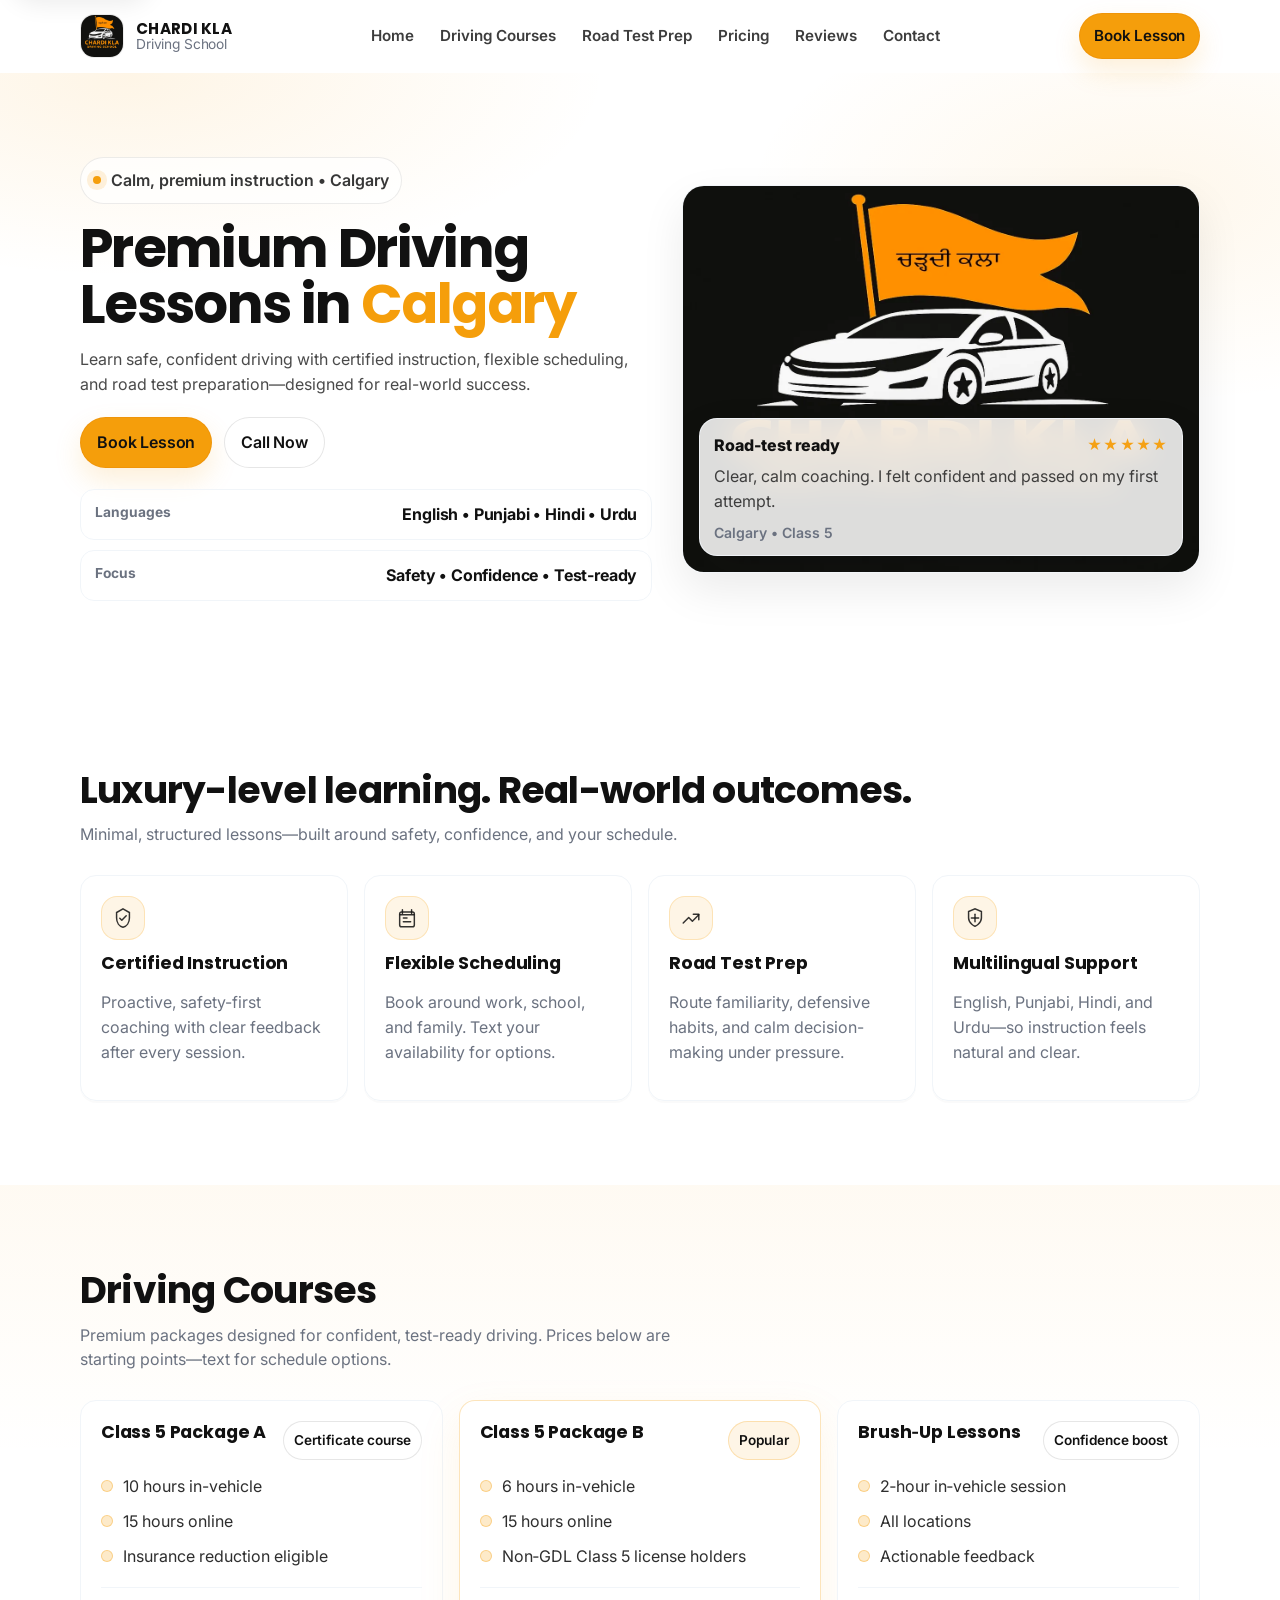
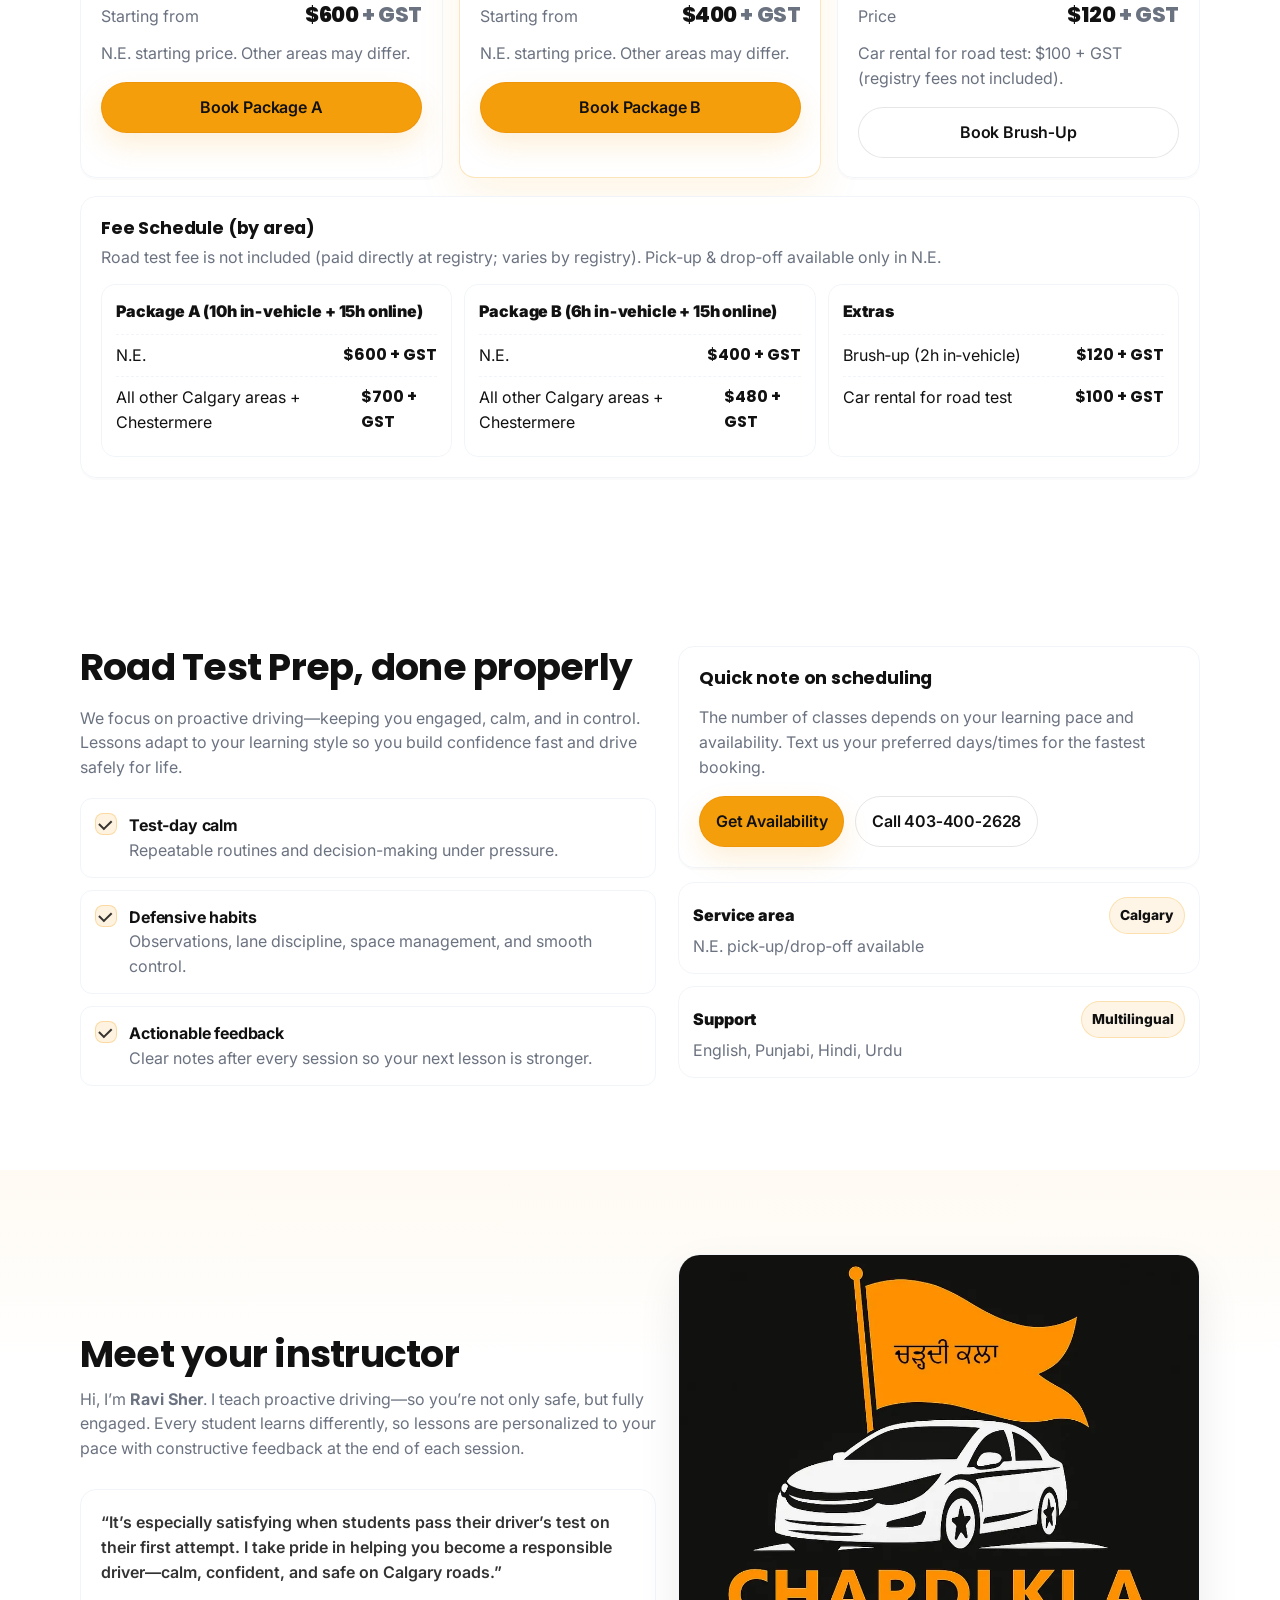
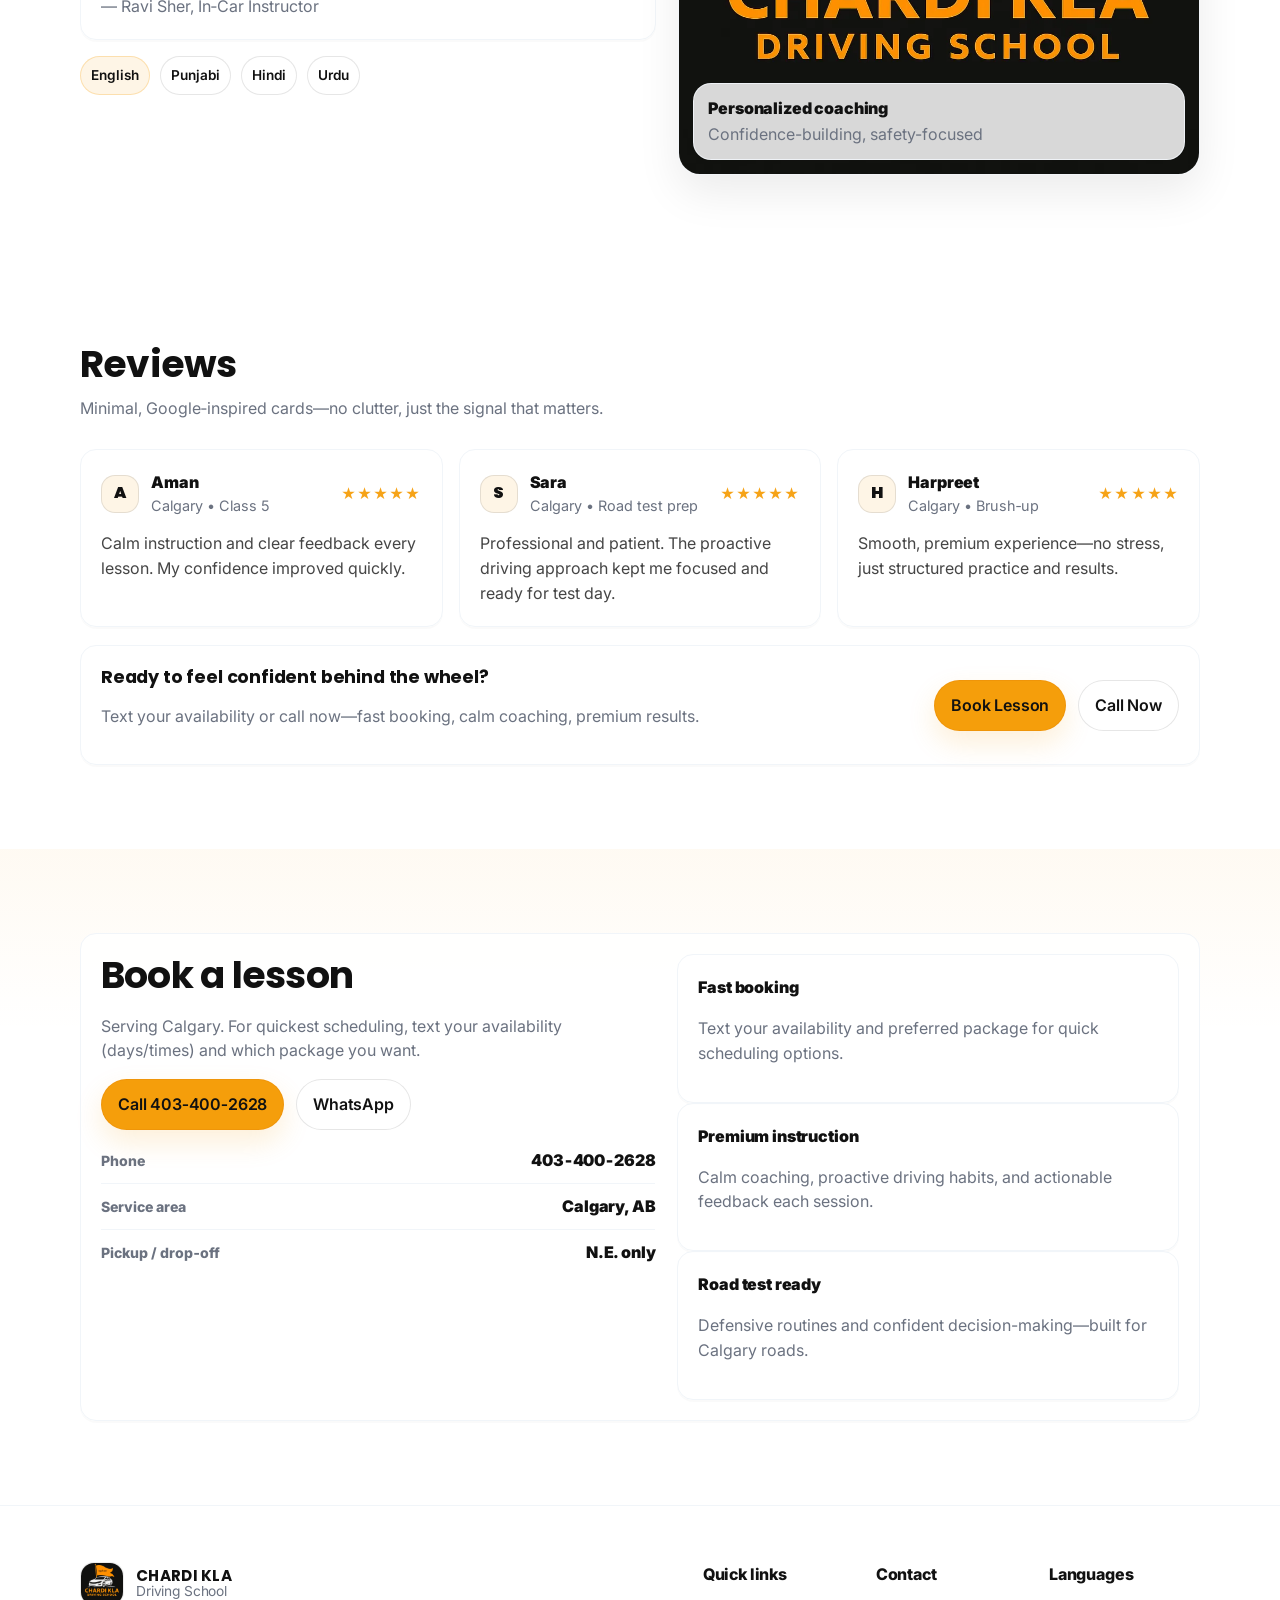
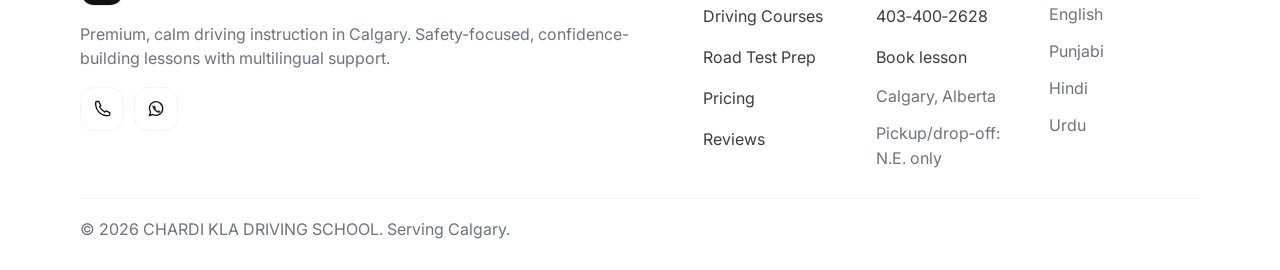
<file: code/chardi-kla-driving-school/index.html>
<!doctype html>
<html lang="en">
  <head>
    <meta charset="utf-8" />
    <meta name="viewport" content="width=device-width, initial-scale=1" />
    <meta name="theme-color" content="#ffffff" />

    <title>CHARDI KLA DRIVING SCHOOL | Premium Driving Lessons in Calgary</title>
    <meta
      name="description"
      content="Premium driving lessons in Calgary. Certified instructor, calm confidence-building teaching, road test prep, flexible scheduling, and multilingual support (English, Punjabi, Hindi, Urdu). Book a lesson today."
    />
    <meta
      name="keywords"
      content="Driving School Calgary, Driving Lessons Calgary, Road Test Prep Calgary, Class 5 Driving Lessons, Driving Instructor Calgary"
    />
    <link rel="canonical" href="https://chardikla-driving-school.ca/" />

    <!-- Open Graph -->
    <meta property="og:type" content="website" />
    <meta property="og:site_name" content="CHARDI KLA DRIVING SCHOOL" />
    <meta property="og:title" content="Premium Driving Lessons in Calgary" />
    <meta
      property="og:description"
      content="Learn safe, confident driving with certified instruction, flexible scheduling, and road test preparation. Serving Calgary."
    />
    <meta property="og:url" content="https://chardikla-driving-school.ca/" />
    <meta property="og:image" content="assets/images/hero-car.webp" />
    <meta property="og:image:alt" content="Premium driving lesson in Calgary" />

    <!-- Twitter -->
    <meta name="twitter:card" content="summary_large_image" />
    <meta name="twitter:title" content="CHARDI KLA DRIVING SCHOOL" />
    <meta
      name="twitter:description"
      content="Premium driving lessons in Calgary. Certified instructor. Road test prep. Book today."
    />
    <meta name="twitter:image" content="assets/images/hero-car.webp" />

    <!-- Performance: fonts -->
    <link rel="preconnect" href="https://fonts.googleapis.com" />
    <link rel="preconnect" href="https://fonts.gstatic.com" crossorigin />
    <link
      href="https://fonts.googleapis.com/css2?family=Inter:wght@400;500;600&family=Poppins:wght@500;600;700&display=swap"
      rel="stylesheet"
    />

    <!-- Styles -->
    <link rel="stylesheet" href="assets/css/style.css" />
    <link rel="stylesheet" href="assets/css/navbar.css" />
    <link rel="stylesheet" href="assets/css/hero.css" />
    <link rel="stylesheet" href="assets/css/animations.css" />
    <link rel="stylesheet" href="assets/css/responsive.css" />

    <!-- Schema (JSON-LD) -->
    <script type="application/ld+json">
      {
        "@context": "https://schema.org",
        "@type": "DrivingSchool",
        "name": "CHARDI KLA DRIVING SCHOOL",
        "url": "https://chardikla-driving-school.ca/",
        "telephone": "+1-403-400-2628",
        "areaServed": { "@type": "City", "name": "Calgary" },
        "address": { "@type": "PostalAddress", "addressLocality": "Calgary", "addressRegion": "AB", "addressCountry": "CA" },
        "knowsLanguage": ["English", "Punjabi", "Hindi", "Urdu"],
        "description": "Premium driving lessons in Calgary with calm, confidence-building instruction, road test preparation, and flexible scheduling."
      }
    </script>
  </head>

  <body>
    <a class="skip-link" href="#main">Skip to content</a>

    <div data-include="components/navbar.html"></div>

    <main id="main">
      <!-- HERO -->
      <header id="home" class="hero section">
        <div class="container hero-grid">
          <div class="hero-left">
            <div class="badge reveal">
              <span class="badge-dot" aria-hidden="true"></span>
              <span>Calm, premium instruction • Calgary</span>
            </div>

            <h1 class="hero-title reveal">
              Premium Driving Lessons in <span class="text-primary">Calgary</span>
            </h1>

            <p class="hero-subtitle reveal">
              Learn safe, confident driving with certified instruction, flexible scheduling, and road test preparation—designed for
              real-world success.
            </p>

            <div class="hero-cta reveal">
              <a class="btn btn-primary" href="#contact">Book Lesson</a>
              <a class="btn btn-secondary" href="tel:4034002628">Call Now</a>
            </div>

            <div class="hero-proof reveal" aria-label="Highlights">
              <div class="proof-item">
                <span class="proof-kicker">Languages</span>
                <span class="proof-value">English • Punjabi • Hindi • Urdu</span>
              </div>
              <div class="proof-item">
                <span class="proof-kicker">Focus</span>
                <span class="proof-value">Safety • Confidence • Test-ready</span>
              </div>
            </div>
          </div>

          <div class="hero-right reveal">
            <div class="hero-media">
              <span class="hero-glow" aria-hidden="true"></span>
              <img
                src="assets/images/hero-car.webp"
                width="960"
                height="720"
                alt="Clean premium car silhouette with CHARDI KLA DRIVING SCHOOL branding"
                loading="eager"
                decoding="async"
              />
              <div class="review-float" role="note" aria-label="Sample review">
                <div class="review-top">
                  <span class="review-name">Road-test ready</span>
                  <span class="review-stars" aria-label="5 out of 5 stars">★★★★★</span>
                </div>
                <p class="review-text">
                  Clear, calm coaching. I felt confident and passed on my first attempt.
                </p>
                <span class="review-meta">Calgary • Class 5</span>
              </div>
            </div>
          </div>
        </div>
      </header>

      <!-- TRUST -->
      <section class="section" aria-label="Why students choose us">
        <div class="container">
          <div class="section-head reveal">
            <h2 class="h2">Luxury-level learning. Real-world outcomes.</h2>
            <p class="muted">Minimal, structured lessons—built around safety, confidence, and your schedule.</p>
          </div>

          <div class="grid-4 trust-grid">
            <article class="card trust-card reveal">
              <div class="icon" aria-hidden="true">
                <svg viewBox="0 0 24 24" fill="none" role="img">
                  <path d="M12 2l7 4v6c0 5-3 9-7 10-4-1-7-5-7-10V6l7-4z" stroke="currentColor" stroke-width="1.6" />
                  <path d="M8.5 12.3l2.2 2.2 4.8-5" stroke="currentColor" stroke-width="1.6" stroke-linecap="round" stroke-linejoin="round" />
                </svg>
              </div>
              <h3 class="h3">Certified Instruction</h3>
              <p class="muted">Proactive, safety-first coaching with clear feedback after every session.</p>
            </article>

            <article class="card trust-card reveal">
              <div class="icon" aria-hidden="true">
                <svg viewBox="0 0 24 24" fill="none" role="img">
                  <path d="M7 3v4M17 3v4" stroke="currentColor" stroke-width="1.6" stroke-linecap="round" />
                  <path d="M4.5 8.5h15" stroke="currentColor" stroke-width="1.6" stroke-linecap="round" />
                  <path
                    d="M6 5.5h12a2 2 0 0 1 2 2v12a2 2 0 0 1-2 2H6a2 2 0 0 1-2-2v-12a2 2 0 0 1 2-2z"
                    stroke="currentColor"
                    stroke-width="1.6"
                  />
                  <path d="M8 12h4" stroke="currentColor" stroke-width="1.6" stroke-linecap="round" />
                  <path d="M8 16h8" stroke="currentColor" stroke-width="1.6" stroke-linecap="round" />
                </svg>
              </div>
              <h3 class="h3">Flexible Scheduling</h3>
              <p class="muted">Book around work, school, and family. Text your availability for options.</p>
            </article>

            <article class="card trust-card reveal">
              <div class="icon" aria-hidden="true">
                <svg viewBox="0 0 24 24" fill="none" role="img">
                  <path d="M3.5 17.5l6-6 4 4 7-7" stroke="currentColor" stroke-width="1.6" stroke-linecap="round" stroke-linejoin="round" />
                  <path d="M14.5 8h6v6" stroke="currentColor" stroke-width="1.6" stroke-linecap="round" stroke-linejoin="round" />
                </svg>
              </div>
              <h3 class="h3">Road Test Prep</h3>
              <p class="muted">Route familiarity, defensive habits, and calm decision-making under pressure.</p>
            </article>

            <article class="card trust-card reveal">
              <div class="icon" aria-hidden="true">
                <svg viewBox="0 0 24 24" fill="none" role="img">
                  <path d="M12 21s7-3 7-9V5l-7-3-7 3v7c0 6 7 9 7 9z" stroke="currentColor" stroke-width="1.6" />
                  <path d="M8 12h8" stroke="currentColor" stroke-width="1.6" stroke-linecap="round" />
                  <path d="M12 8v8" stroke="currentColor" stroke-width="1.6" stroke-linecap="round" />
                </svg>
              </div>
              <h3 class="h3">Multilingual Support</h3>
              <p class="muted">English, Punjabi, Hindi, and Urdu—so instruction feels natural and clear.</p>
            </article>
          </div>
        </div>
      </section>

      <!-- COURSES / PRICING -->
      <section id="courses" class="section section-alt" aria-label="Driving courses and pricing">
        <div class="container">
          <div class="section-head reveal">
            <h2 class="h2">Driving Courses</h2>
            <p class="muted">
              Premium packages designed for confident, test-ready driving. Prices below are starting points—text for schedule options.
            </p>
          </div>

          <div class="grid-3 pricing-grid" id="pricing">
            <article class="card price-card reveal">
              <div class="price-top">
                <h3 class="h3">Class 5 Package A</h3>
                <span class="pill">Certificate course</span>
              </div>
              <ul class="list">
                <li>10 hours in-vehicle</li>
                <li>15 hours online</li>
                <li>Insurance reduction eligible</li>
              </ul>
              <div class="price-row">
                <span class="muted">Starting from</span>
                <span class="price">$600 <span class="muted">+ GST</span></span>
              </div>
              <div class="price-note muted">N.E. starting price. Other areas may differ.</div>
              <a class="btn btn-primary btn-block" href="#contact">Book Package A</a>
            </article>

            <article class="card price-card featured reveal" aria-label="Most popular package">
              <div class="price-top">
                <h3 class="h3">Class 5 Package B</h3>
                <span class="pill pill-primary">Popular</span>
              </div>
              <ul class="list">
                <li>6 hours in-vehicle</li>
                <li>15 hours online</li>
                <li>Non‑GDL Class 5 license holders</li>
              </ul>
              <div class="price-row">
                <span class="muted">Starting from</span>
                <span class="price">$400 <span class="muted">+ GST</span></span>
              </div>
              <div class="price-note muted">N.E. starting price. Other areas may differ.</div>
              <a class="btn btn-primary btn-block" href="#contact">Book Package B</a>
            </article>

            <article class="card price-card reveal">
              <div class="price-top">
                <h3 class="h3">Brush‑Up Lessons</h3>
                <span class="pill">Confidence boost</span>
              </div>
              <ul class="list">
                <li>2‑hour in‑vehicle session</li>
                <li>All locations</li>
                <li>Actionable feedback</li>
              </ul>
              <div class="price-row">
                <span class="muted">Price</span>
                <span class="price">$120 <span class="muted">+ GST</span></span>
              </div>
              <div class="price-note muted">Car rental for road test: $100 + GST (registry fees not included).</div>
              <a class="btn btn-secondary btn-block" href="#contact">Book Brush‑Up</a>
            </article>
          </div>

          <div class="fee-details card reveal" aria-label="Fee schedule by area">
            <div class="fee-head">
              <h3 class="h3">Fee Schedule (by area)</h3>
              <p class="muted">
                Road test fee is not included (paid directly at registry; varies by registry). Pick‑up & drop‑off available only in N.E.
              </p>
            </div>
            <div class="fee-grid">
              <div class="fee-col">
                <div class="fee-title">Package A (10h in‑vehicle + 15h online)</div>
                <div class="fee-item"><span>N.E.</span><strong>$600 + GST</strong></div>
                <div class="fee-item"><span>All other Calgary areas + Chestermere</span><strong>$700 + GST</strong></div>
              </div>
              <div class="fee-col">
                <div class="fee-title">Package B (6h in‑vehicle + 15h online)</div>
                <div class="fee-item"><span>N.E.</span><strong>$400 + GST</strong></div>
                <div class="fee-item"><span>All other Calgary areas + Chestermere</span><strong>$480 + GST</strong></div>
              </div>
              <div class="fee-col">
                <div class="fee-title">Extras</div>
                <div class="fee-item"><span>Brush‑up (2h in‑vehicle)</span><strong>$120 + GST</strong></div>
                <div class="fee-item"><span>Car rental for road test</span><strong>$100 + GST</strong></div>
              </div>
            </div>
          </div>
        </div>
      </section>

      <!-- ROAD TEST PREP -->
      <section id="road-test" class="section" aria-label="Road test preparation in Calgary">
        <div class="container">
          <div class="split">
            <div class="split-left reveal">
              <h2 class="h2">Road Test Prep, done properly</h2>
              <p class="muted">
                We focus on proactive driving—keeping you engaged, calm, and in control. Lessons adapt to your learning style so you build
                confidence fast and drive safely for life.
              </p>
              <div class="checklist">
                <div class="check reveal">
                  <span class="check-mark" aria-hidden="true"></span>
                  <div>
                    <div class="check-title">Test‑day calm</div>
                    <div class="muted">Repeatable routines and decision-making under pressure.</div>
                  </div>
                </div>
                <div class="check reveal">
                  <span class="check-mark" aria-hidden="true"></span>
                  <div>
                    <div class="check-title">Defensive habits</div>
                    <div class="muted">Observations, lane discipline, space management, and smooth control.</div>
                  </div>
                </div>
                <div class="check reveal">
                  <span class="check-mark" aria-hidden="true"></span>
                  <div>
                    <div class="check-title">Actionable feedback</div>
                    <div class="muted">Clear notes after every session so your next lesson is stronger.</div>
                  </div>
                </div>
              </div>
            </div>

            <div class="split-right reveal">
              <div class="card inset-card">
                <h3 class="h3">Quick note on scheduling</h3>
                <p class="muted">
                  The number of classes depends on your learning pace and availability. Text us your preferred days/times for the fastest
                  booking.
                </p>
                <div class="inline-cta">
                  <a class="btn btn-primary" href="#contact">Get Availability</a>
                  <a class="btn btn-ghost" href="tel:4034002628">Call 403‑400‑2628</a>
                </div>
              </div>
              <div class="mini-stats">
                <div class="stat reveal">
                  <div class="stat-top">
                    <span class="stat-title">Service area</span>
                    <span class="stat-chip">Calgary</span>
                  </div>
                  <div class="muted">N.E. pick‑up/drop‑off available</div>
                </div>
                <div class="stat reveal">
                  <div class="stat-top">
                    <span class="stat-title">Support</span>
                    <span class="stat-chip">Multilingual</span>
                  </div>
                  <div class="muted">English, Punjabi, Hindi, Urdu</div>
                </div>
              </div>
            </div>
          </div>
        </div>
      </section>

      <!-- INSTRUCTOR -->
      <section id="instructor" class="section section-alt" aria-label="About your instructor">
        <div class="container">
          <div class="split split-instructor">
            <div class="split-left reveal">
              <div class="section-head">
                <h2 class="h2">Meet your instructor</h2>
                <p class="muted">
                  Hi, I’m <strong>Ravi Sher</strong>. I teach proactive driving—so you’re not only safe, but fully engaged. Every student
                  learns differently, so lessons are personalized to your pace with constructive feedback at the end of each session.
                </p>
              </div>

              <div class="card quote-card reveal">
                <p>
                  “It’s especially satisfying when students pass their driver’s test on their first attempt. I take pride in helping you
                  become a responsible driver—calm, confident, and safe on Calgary roads.”
                </p>
                <div class="quote-meta muted">— Ravi Sher, In‑Car Instructor</div>
              </div>

              <div class="lang-row reveal" aria-label="Instructor languages">
                <span class="pill pill-primary">English</span>
                <span class="pill">Punjabi</span>
                <span class="pill">Hindi</span>
                <span class="pill">Urdu</span>
              </div>
            </div>

            <div class="split-right reveal">
              <div class="instructor-media">
                <img
                  src="assets/images/instructor.webp"
                  width="920"
                  height="920"
                  alt="Instructor profile placeholder for CHARDI KLA DRIVING SCHOOL"
                  loading="lazy"
                  decoding="async"
                />
                <div class="media-caption">
                  <span class="cap-title">Personalized coaching</span>
                  <span class="cap-sub muted">Confidence-building, safety-focused</span>
                </div>
              </div>
            </div>
          </div>
        </div>
      </section>

      <!-- REVIEWS -->
      <section id="reviews" class="section" aria-label="Student reviews">
        <div class="container">
          <div class="section-head reveal">
            <h2 class="h2">Reviews</h2>
            <p class="muted">Minimal, Google‑inspired cards—no clutter, just the signal that matters.</p>
          </div>

          <div class="grid-3 reviews-grid">
            <article class="card review-card reveal">
              <div class="review-header">
                <div class="review-avatar" aria-hidden="true">A</div>
                <div>
                  <div class="review-author">Aman</div>
                  <div class="muted review-source">Calgary • Class 5</div>
                </div>
                <div class="review-stars" aria-label="5 out of 5 stars">★★★★★</div>
              </div>
              <p class="review-body">
                Calm instruction and clear feedback every lesson. My confidence improved quickly.
              </p>
            </article>

            <article class="card review-card reveal">
              <div class="review-header">
                <div class="review-avatar" aria-hidden="true">S</div>
                <div>
                  <div class="review-author">Sara</div>
                  <div class="muted review-source">Calgary • Road test prep</div>
                </div>
                <div class="review-stars" aria-label="5 out of 5 stars">★★★★★</div>
              </div>
              <p class="review-body">
                Professional and patient. The proactive driving approach kept me focused and ready for test day.
              </p>
            </article>

            <article class="card review-card reveal">
              <div class="review-header">
                <div class="review-avatar" aria-hidden="true">H</div>
                <div>
                  <div class="review-author">Harpreet</div>
                  <div class="muted review-source">Calgary • Brush‑up</div>
                </div>
                <div class="review-stars" aria-label="5 out of 5 stars">★★★★★</div>
              </div>
              <p class="review-body">
                Smooth, premium experience—no stress, just structured practice and results.
              </p>
            </article>
          </div>

          <div class="reviews-cta reveal">
            <div class="card callout">
              <div>
                <h3 class="h3">Ready to feel confident behind the wheel?</h3>
                <p class="muted">Text your availability or call now—fast booking, calm coaching, premium results.</p>
              </div>
              <div class="callout-actions">
                <a class="btn btn-primary" href="#contact">Book Lesson</a>
                <a class="btn btn-secondary" href="tel:4034002628">Call Now</a>
              </div>
            </div>
          </div>
        </div>
      </section>

      <!-- CONTACT -->
      <section id="contact" class="section section-alt" aria-label="Contact CHARDI KLA DRIVING SCHOOL">
        <div class="container">
          <div class="contact-card card reveal">
            <div class="contact-left">
              <h2 class="h2">Book a lesson</h2>
              <p class="muted">
                Serving Calgary. For quickest scheduling, text your availability (days/times) and which package you want.
              </p>
              <div class="contact-actions">
                <a class="btn btn-primary" href="tel:4034002628">Call 403‑400‑2628</a>
                <a
                  class="btn btn-secondary"
                  href="https://wa.me/14034002628?text=Hi%20CHARDI%20KLA%20DRIVING%20SCHOOL%2C%20I%E2%80%99d%20like%20to%20book%20a%20lesson.%20My%20availability%20is%3A%20"
                  target="_blank"
                  rel="noopener"
                >
                  WhatsApp
                </a>
              </div>

              <div class="contact-meta">
                <div class="meta-item">
                  <span class="meta-label">Phone</span>
                  <a class="meta-value" href="tel:4034002628">403‑400‑2628</a>
                </div>
                <div class="meta-item">
                  <span class="meta-label">Service area</span>
                  <span class="meta-value">Calgary, AB</span>
                </div>
                <div class="meta-item">
                  <span class="meta-label">Pickup / drop‑off</span>
                  <span class="meta-value">N.E. only</span>
                </div>
              </div>
            </div>

            <div class="contact-right reveal" aria-label="Contact highlights">
              <div class="card mini-card">
                <div class="mini-title">Fast booking</div>
                <p class="muted">Text your availability and preferred package for quick scheduling options.</p>
              </div>
              <div class="card mini-card">
                <div class="mini-title">Premium instruction</div>
                <p class="muted">Calm coaching, proactive driving habits, and actionable feedback each session.</p>
              </div>
              <div class="card mini-card">
                <div class="mini-title">Road test ready</div>
                <p class="muted">Defensive routines and confident decision-making—built for Calgary roads.</p>
              </div>
            </div>
          </div>
        </div>
      </section>
    </main>

    <div data-include="components/footer.html"></div>

    <noscript>
      <div class="noscript">
        This website works best with JavaScript enabled (for navigation and animations). You can still call us at
        <a href="tel:4034002628">403‑400‑2628</a>.
      </div>
    </noscript>

    <script src="assets/js/main.js" defer></script>
    <script src="assets/js/navbar.js" defer></script>
    <script src="assets/js/animations.js" defer></script>
  </body>
</html>
</file>
<file: code/chardi-kla-driving-school/assets/css/style.css>
:root{
  --primary:#f59e0b;
  --primary-dark:#d97706;
  --text:#111111;
  --muted:#6b7280;
  --bg:#ffffff;
  --border:#f1f5f9;
  --surface:#ffffff;
  --surface-2:#fbfdff;
  --shadow:0 12px 32px rgba(17,17,17,.08);
  --radius:16px;
  --radius-sm:12px;
  --container:1120px;
  --ease:cubic-bezier(.2,.8,.2,1);
}

*{box-sizing:border-box}
html{scroll-behavior:smooth}
body{
  margin:0;
  font-family:Inter,system-ui,-apple-system,Segoe UI,Roboto,Arial,sans-serif;
  color:var(--text);
  background:var(--bg);
  line-height:1.55;
  text-rendering:optimizeLegibility;
  -webkit-font-smoothing:antialiased;
  -moz-osx-font-smoothing:grayscale;
}
img{max-width:100%;height:auto;display:block}
a{color:inherit;text-decoration:none}

.skip-link{
  position:absolute;
  left:12px;
  top:12px;
  padding:10px 12px;
  border-radius:999px;
  background:rgba(255,255,255,.9);
  border:1px solid var(--border);
  box-shadow:0 10px 24px rgba(17,17,17,.08);
  transform:translateY(-140%);
  transition:transform .2s var(--ease);
  z-index:9999;
}
.skip-link:focus{transform:translateY(0)}

.container{
  width:min(var(--container), calc(100% - 40px));
  margin-inline:auto;
}

.section{
  padding:72px 0;
}
.section-alt{
  background:linear-gradient(180deg, rgba(245,158,11,.05), rgba(245,158,11,0) 28%);
}

.h2{
  margin:0;
  font-family:Poppins,Inter,system-ui,sans-serif;
  letter-spacing:-.02em;
  font-size:clamp(1.65rem, 1.05rem + 2.3vw, 2.35rem);
  line-height:1.15;
}
.h3{
  margin:0;
  font-family:Poppins,Inter,system-ui,sans-serif;
  letter-spacing:-.01em;
  font-size:1.1rem;
  line-height:1.25;
}
.muted{color:var(--muted)}
.text-primary{color:var(--primary)}

.section-head{
  display:flex;
  flex-direction:column;
  gap:10px;
  margin-bottom:28px;
}
.section-head p{margin:0;max-width:62ch}

.grid-3{display:grid;grid-template-columns:1fr;gap:14px}
.grid-4{display:grid;grid-template-columns:1fr;gap:14px}

.card{
  background:rgba(255,255,255,.9);
  border:1px solid var(--border);
  border-radius:var(--radius);
  padding:18px;
  box-shadow:0 2px 0 rgba(17,17,17,.02);
}

.btn{
  display:inline-flex;
  align-items:center;
  justify-content:center;
  gap:10px;
  padding:12px 16px;
  border-radius:999px;
  border:1px solid var(--border);
  font-weight:600;
  letter-spacing:-.01em;
  transition:transform .18s var(--ease), box-shadow .18s var(--ease), background .18s var(--ease), border-color .18s var(--ease);
  will-change:transform;
}
.btn:focus-visible{outline:3px solid rgba(245,158,11,.25); outline-offset:2px}
.btn:hover{transform:translateY(-1px)}
.btn:active{transform:translateY(0)}
.btn-block{width:100%}
.btn-sm{padding:10px 14px; font-size:.95rem}

.btn-primary{
  background:var(--primary);
  border-color:rgba(217,119,6,.25);
  color:#111;
  box-shadow:0 12px 28px rgba(245,158,11,.16);
}
.btn-primary:hover{
  background:var(--primary-dark);
  box-shadow:0 14px 34px rgba(217,119,6,.20);
}
.btn-secondary{
  background:#fff;
  border-color:rgba(17,17,17,.10);
}
.btn-secondary:hover{
  border-color:rgba(17,17,17,.14);
  box-shadow:0 14px 34px rgba(17,17,17,.07);
}
.btn-ghost{
  background:transparent;
  border-color:rgba(17,17,17,.10);
}
.btn-ghost:hover{border-color:rgba(17,17,17,.14)}

.pill{
  display:inline-flex;
  align-items:center;
  padding:8px 10px;
  border-radius:999px;
  border:1px solid rgba(17,17,17,.10);
  background:rgba(255,255,255,.7);
  font-size:.85rem;
  font-weight:600;
}
.pill-primary{
  border-color:rgba(245,158,11,.25);
  background:rgba(245,158,11,.10);
}

.list{
  margin:14px 0 18px;
  padding:0;
  list-style:none;
  display:grid;
  gap:10px;
}
.list li{
  display:flex;
  gap:10px;
  align-items:flex-start;
  color:rgba(17,17,17,.88);
}
.list li::before{
  content:"";
  width:10px;height:10px;
  border-radius:999px;
  background:rgba(245,158,11,.22);
  border:1px solid rgba(245,158,11,.35);
  margin-top:6px;
  flex:0 0 auto;
}

.split{
  display:grid;
  grid-template-columns:1fr;
  gap:16px;
}

.checklist{display:grid;gap:12px;margin-top:18px}
.check{
  display:flex;
  gap:12px;
  align-items:flex-start;
  padding:14px;
  border-radius:var(--radius-sm);
  border:1px solid var(--border);
  background:rgba(255,255,255,.7);
}
.check-mark{
  width:22px;height:22px;border-radius:8px;
  background:rgba(245,158,11,.12);
  border:1px solid rgba(245,158,11,.30);
  position:relative;
  flex:0 0 auto;
}
.check-mark::after{
  content:"";
  position:absolute;
  inset:0;
  margin:auto;
  width:10px;height:6px;
  border-left:2px solid rgba(17,17,17,.85);
  border-bottom:2px solid rgba(17,17,17,.85);
  transform:rotate(-45deg) translateY(-1px);
}
.check-title{font-weight:700;letter-spacing:-.01em}

.noscript{
  padding:16px 18px;
  border-top:1px solid var(--border);
  background:#fff;
  color:var(--muted);
  text-align:center;
}

/* Footer */
.footer{
  border-top:1px solid var(--border);
  background:#fff;
}
.footer-inner{
  padding:56px 0 22px;
  display:grid;
  gap:26px;
}
.footer-cols{
  display:grid;
  grid-template-columns:1fr;
  gap:18px;
}
.footer-title{
  font-weight:800;
  letter-spacing:-.01em;
  margin-bottom:10px;
}
.footer-link{
  display:block;
  padding:8px 0;
  color:rgba(17,17,17,.82);
  transition:color .18s var(--ease);
}
.footer-link:hover{color:var(--text)}
.footer-text{display:block;padding:6px 0}
.footer-bottom{
  padding:18px 0 28px;
  display:flex;
  justify-content:space-between;
  border-top:1px solid var(--border);
}
.social{display:flex;gap:10px;margin-top:14px}
.social-icon{
  width:44px;height:44px;border-radius:14px;
  border:1px solid var(--border);
  display:inline-flex;align-items:center;justify-content:center;
  background:rgba(255,255,255,.7);
  transition:transform .18s var(--ease), box-shadow .18s var(--ease), border-color .18s var(--ease);
}
.social-icon svg{width:20px;height:20px}
.social-icon:hover{
  transform:translateY(-1px);
  box-shadow:0 14px 34px rgba(17,17,17,.07);
  border-color:rgba(17,17,17,.12);
}
</file>
<file: code/chardi-kla-driving-school/assets/css/navbar.css>
.nav{
  position:sticky;
  top:0;
  z-index:1000;
  background:transparent;
  transition:background .22s var(--ease), backdrop-filter .22s var(--ease), border-color .22s var(--ease);
  border-bottom:1px solid transparent;
}
.nav.is-scrolled{
  background:rgba(255,255,255,.74);
  backdrop-filter:blur(14px);
  border-bottom:1px solid rgba(241,245,249,.92);
}
.nav-inner{
  height:72px;
  display:flex;
  align-items:center;
  justify-content:space-between;
  gap:14px;
}

.brand{
  display:flex;
  align-items:center;
  gap:12px;
  min-width:0;
}
.brand img{
  width:44px;height:44px;
  border-radius:14px;
  border:1px solid rgba(17,17,17,.08);
  background:#fff;
}
.brand-text{display:flex;flex-direction:column;line-height:1.05}
.brand-name{
  font-family:Poppins,Inter,system-ui,sans-serif;
  font-weight:700;
  letter-spacing:.02em;
  font-size:.95rem;
}
.brand-sub{
  color:var(--muted);
  font-size:.86rem;
  letter-spacing:-.01em;
}

.nav-links{
  display:none;
  align-items:center;
  justify-content:center;
  gap:22px;
  flex:1;
}
.nav-link{
  position:relative;
  color:rgba(17,17,17,.82);
  font-weight:600;
  font-size:.95rem;
  padding:10px 2px;
  transition:color .18s var(--ease);
}
.nav-link:hover{color:var(--text)}
.nav-link::after{
  content:"";
  position:absolute;
  left:0; right:0; bottom:5px;
  height:2px;
  border-radius:999px;
  background:var(--primary);
  transform:scaleX(0);
  transform-origin:left center;
  transition:transform .22s var(--ease);
  opacity:.9;
}
.nav-link:hover::after{transform:scaleX(1)}

.nav-right{display:flex;align-items:center;gap:10px}
.nav-cta{display:none}

.burger{
  width:44px;height:44px;
  border-radius:14px;
  border:1px solid rgba(17,17,17,.10);
  background:rgba(255,255,255,.7);
  display:inline-flex;
  align-items:center;
  justify-content:center;
  gap:6px;
  cursor:pointer;
  transition:transform .18s var(--ease), box-shadow .18s var(--ease), border-color .18s var(--ease);
}
.burger:hover{
  transform:translateY(-1px);
  box-shadow:0 14px 34px rgba(17,17,17,.07);
  border-color:rgba(17,17,17,.13);
}
.burger-line{
  width:18px;height:2px;border-radius:999px;
  background:rgba(17,17,17,.86);
  display:block;
}

.mobile-menu{
  position:fixed;
  inset:0;
  background:rgba(255,255,255,.88);
  backdrop-filter:blur(18px);
  transform:translateX(100%);
  transition:transform .3s var(--ease);
  padding:20px;
  display:flex;
  flex-direction:column;
  gap:22px;
}
.mobile-menu.is-open{transform:translateX(0)}
.mobile-top{
  display:flex;
  align-items:center;
  justify-content:space-between;
}
.close{
  width:44px;height:44px;
  border-radius:14px;
  border:1px solid rgba(17,17,17,.10);
  background:rgba(255,255,255,.7);
  font-size:26px;
  line-height:1;
  cursor:pointer;
}
.mobile-links{
  display:flex;
  flex-direction:column;
  gap:10px;
  padding-top:6px;
}
.mobile-link{
  font-family:Poppins,Inter,system-ui,sans-serif;
  font-weight:700;
  letter-spacing:-.02em;
  font-size:1.3rem;
  padding:14px 12px;
  border-radius:16px;
  border:1px solid rgba(241,245,249,.9);
  background:rgba(255,255,255,.55);
  transition:transform .18s var(--ease), border-color .18s var(--ease);
}
.mobile-link:hover{
  transform:translateY(-1px);
  border-color:rgba(245,158,11,.28);
}
.mobile-cta{margin-top:auto;display:grid;gap:10px}
.mobile-note{margin:6px 0 0}

.no-scroll{overflow:hidden}
</file>
<file: code/chardi-kla-driving-school/assets/css/hero.css>
.hero{
  padding-top:86px;
  background:
    radial-gradient(800px 340px at 10% 0%, rgba(245,158,11,.10), rgba(245,158,11,0) 60%),
    radial-gradient(700px 360px at 90% 20%, rgba(245,158,11,.08), rgba(245,158,11,0) 58%),
    #fff;
}
.hero-grid{
  display:grid;
  grid-template-columns:1fr;
  gap:28px;
  align-items:center;
}

.badge{
  display:inline-flex;
  align-items:center;
  gap:10px;
  padding:10px 12px;
  border-radius:999px;
  border:1px solid rgba(17,17,17,.08);
  background:rgba(255,255,255,.7);
  color:rgba(17,17,17,.84);
  font-weight:600;
  width:fit-content;
}
.badge-dot{
  width:8px;height:8px;border-radius:999px;
  background:var(--primary);
  box-shadow:0 0 0 6px rgba(245,158,11,.14);
}

.hero-title{
  margin:16px 0 0;
  font-family:Poppins,Inter,system-ui,sans-serif;
  letter-spacing:-.03em;
  font-size:clamp(2.2rem, 1.4rem + 3.1vw, 3.4rem);
  line-height:1.04;
}
.hero-subtitle{
  margin:14px 0 0;
  color:rgba(17,17,17,.76);
  max-width:58ch;
}
.hero-cta{
  display:flex;
  gap:12px;
  flex-wrap:wrap;
  margin-top:20px;
}

.hero-proof{
  display:grid;
  gap:10px;
  margin-top:22px;
}
.proof-item{
  display:flex;
  justify-content:space-between;
  align-items:flex-start;
  gap:12px;
  padding:12px 14px;
  border-radius:14px;
  border:1px solid var(--border);
  background:rgba(255,255,255,.6);
}
.proof-kicker{
  color:var(--muted);
  font-weight:700;
  font-size:.86rem;
}
.proof-value{
  font-weight:700;
  letter-spacing:-.01em;
  text-align:right;
}

.hero-media{
  position:relative;
  border-radius:calc(var(--radius) + 6px);
  border:1px solid rgba(241,245,249,.92);
  background:
    radial-gradient(700px 320px at 70% 20%, rgba(245,158,11,.13), rgba(245,158,11,0) 58%),
    rgba(255,255,255,.8);
  overflow:hidden;
  box-shadow:0 18px 44px rgba(17,17,17,.08);
}
.hero-media img{
  width:100%;
  aspect-ratio:4/3;
  object-fit:cover;
  filter:saturate(1.02) contrast(1.02);
}
.hero-glow{
  position:absolute;
  inset:-80px -120px auto auto;
  width:280px;height:280px;
  border-radius:999px;
  background:rgba(245,158,11,.22);
  filter:blur(30px);
  opacity:.9;
}

.review-float{
  position:absolute;
  left:16px;
  bottom:16px;
  right:16px;
  border-radius:18px;
  border:1px solid rgba(241,245,249,.92);
  background:rgba(255,255,255,.86);
  backdrop-filter:blur(14px);
  padding:14px 14px 12px;
  box-shadow:0 18px 44px rgba(17,17,17,.10);
}
.review-top{
  display:flex;
  align-items:center;
  justify-content:space-between;
  gap:10px;
  margin-bottom:6px;
}
.review-name{
  font-weight:800;
  letter-spacing:-.01em;
}
.review-stars{
  color:rgba(245,158,11,.95);
  letter-spacing:.08em;
  font-size:.9rem;
}
.review-text{margin:0;color:rgba(17,17,17,.78)}
.review-meta{
  display:block;
  margin-top:8px;
  color:var(--muted);
  font-weight:600;
  font-size:.88rem;
}

/* Courses / pricing */
.pricing-grid{margin-top:10px}
.price-card{padding:20px}
.price-card.featured{
  border-color:rgba(245,158,11,.28);
  box-shadow:0 18px 44px rgba(245,158,11,.10);
}
.price-top{
  display:flex;
  align-items:flex-start;
  justify-content:space-between;
  gap:12px;
}
.price-row{
  display:flex;
  justify-content:space-between;
  align-items:baseline;
  gap:12px;
  padding-top:10px;
  border-top:1px solid var(--border);
}
.price{font-family:Poppins,Inter,system-ui,sans-serif;font-weight:800;font-size:1.35rem;letter-spacing:-.02em}
.price-note{margin:10px 0 16px}

.fee-details{margin-top:18px}
.fee-head{display:grid;gap:6px;margin-bottom:14px}
.fee-head p{margin:0}
.fee-grid{display:grid;grid-template-columns:1fr;gap:12px}
.fee-col{padding:14px;border:1px solid var(--border);border-radius:14px;background:rgba(255,255,255,.6)}
.fee-title{font-weight:900;letter-spacing:-.01em;margin-bottom:10px}
.fee-item{display:flex;justify-content:space-between;gap:12px;padding:8px 0;border-top:1px dashed rgba(241,245,249,.95)}
.fee-item:first-of-type{border-top:0}
.fee-item strong{font-family:Poppins,Inter,system-ui,sans-serif}

/* Road test / stats */
.inset-card{padding:20px}
.inline-cta{display:flex;gap:10px;flex-wrap:wrap;margin-top:14px}
.mini-stats{display:grid;gap:12px;margin-top:14px}
.stat{
  padding:14px;
  border-radius:16px;
  border:1px solid var(--border);
  background:rgba(255,255,255,.65);
}
.stat-top{display:flex;justify-content:space-between;align-items:center;gap:10px}
.stat-title{font-weight:900;letter-spacing:-.01em}
.stat-chip{
  padding:7px 10px;
  border-radius:999px;
  border:1px solid rgba(245,158,11,.25);
  background:rgba(245,158,11,.10);
  font-weight:800;
  font-size:.86rem;
}

/* Instructor */
.split-instructor{align-items:center}
.quote-card p{margin:0;color:rgba(17,17,17,.86);font-weight:600}
.quote-meta{margin-top:10px}
.lang-row{display:flex;flex-wrap:wrap;gap:10px;margin-top:16px}
.instructor-media{
  position:relative;
  border-radius:22px;
  border:1px solid rgba(241,245,249,.92);
  overflow:hidden;
  background:
    radial-gradient(700px 320px at 40% 0%, rgba(245,158,11,.12), rgba(245,158,11,0) 58%),
    rgba(255,255,255,.9);
  box-shadow:0 18px 44px rgba(17,17,17,.08);
}
.instructor-media img{
  width:100%;
  aspect-ratio:1/1;
  object-fit:cover;
}
.media-caption{
  position:absolute;
  left:14px; right:14px; bottom:14px;
  padding:12px 14px;
  border-radius:18px;
  border:1px solid rgba(241,245,249,.92);
  background:rgba(255,255,255,.84);
  backdrop-filter:blur(14px);
}
.cap-title{display:block;font-weight:900;letter-spacing:-.01em}
.cap-sub{display:block;margin-top:2px}

/* Reviews */
.reviews-grid{margin-top:10px}
.review-card{padding:18px}
.review-header{display:flex;align-items:center;gap:12px}
.review-stars{margin-left:auto}
.review-avatar{
  width:38px;height:38px;border-radius:14px;
  display:flex;align-items:center;justify-content:center;
  border:1px solid rgba(17,17,17,.10);
  background:rgba(245,158,11,.10);
  font-weight:900;
  font-family:Poppins,Inter,system-ui,sans-serif;
}
.review-author{font-weight:900;letter-spacing:-.01em}
.review-body{margin:14px 0 0;color:rgba(17,17,17,.78)}
.review-source{font-size:.9rem}

.callout{
  display:flex;
  flex-direction:column;
  gap:14px;
  padding:20px;
  margin-top:18px;
}
.callout-actions{display:flex;gap:12px;flex-wrap:wrap}

/* Contact */
.contact-card{
  padding:22px;
  display:grid;
  gap:18px;
}
.contact-actions{display:flex;gap:12px;flex-wrap:wrap;margin-top:14px}
.contact-meta{
  margin-top:18px;
  display:grid;
  gap:10px;
}
.meta-item{
  display:flex;
  justify-content:space-between;
  align-items:baseline;
  gap:12px;
  padding-top:10px;
  border-top:1px solid var(--border);
}
.meta-item:first-child{border-top:0;padding-top:0}
.meta-label{color:var(--muted);font-weight:800;font-size:.88rem}
.meta-value{font-weight:900;letter-spacing:-.01em}
.mini-card{padding:16px}
.mini-title{font-weight:900;letter-spacing:-.01em;margin-bottom:8px}

/* Trust icons */
.trust-grid{margin-top:10px}
.trust-card{padding:18px;transition:transform .18s var(--ease), box-shadow .18s var(--ease), border-color .18s var(--ease)}
.trust-card:hover{transform:translateY(-2px);box-shadow:0 18px 44px rgba(17,17,17,.08);border-color:rgba(245,158,11,.20)}
.icon{
  width:44px;height:44px;border-radius:16px;
  display:inline-flex;align-items:center;justify-content:center;
  border:1px solid rgba(245,158,11,.22);
  background:rgba(245,158,11,.10);
  margin-bottom:12px;
  color:rgba(17,17,17,.86);
}
.icon svg{width:22px;height:22px}
</file>
<file: code/chardi-kla-driving-school/assets/css/animations.css>
.reveal{
  opacity:0;
  transform:translateY(12px);
  transition:opacity .55s var(--ease), transform .55s var(--ease);
}
.reveal.is-visible{
  opacity:1;
  transform:translateY(0);
}

@media (prefers-reduced-motion: reduce){
  html{scroll-behavior:auto}
  .reveal{opacity:1;transform:none;transition:none}
  .btn,.trust-card,.social-icon,.burger,.mobile-link{transition:none}
}
</file>
<file: code/chardi-kla-driving-school/assets/css/responsive.css>
@media (min-width: 820px){
  .grid-3{grid-template-columns:repeat(3, 1fr);gap:16px}
  .grid-4{grid-template-columns:repeat(4, 1fr);gap:16px}
  .split{grid-template-columns:1.05fr .95fr;gap:22px}
  .hero-grid{grid-template-columns:1.05fr .95fr;gap:30px}
  .hero{padding-top:98px}
  .hero-proof{grid-template-columns:1fr}
  .fee-grid{grid-template-columns:repeat(3, 1fr)}
  .callout{flex-direction:row;align-items:center;justify-content:space-between}
  .contact-card{grid-template-columns:1.05fr .95fr;gap:22px}
  .footer-inner{grid-template-columns:1.2fr 1fr;align-items:start}
  .footer-cols{grid-template-columns:repeat(3, 1fr);gap:22px}
}

@media (min-width: 980px){
  .nav-links{display:flex}
  .nav-cta{display:inline-flex}
  .burger{display:none}
  .mobile-menu{display:none}
}

@media (min-width: 1120px){
  .section{padding:84px 0}
  .card{padding:20px}
}
</file>
